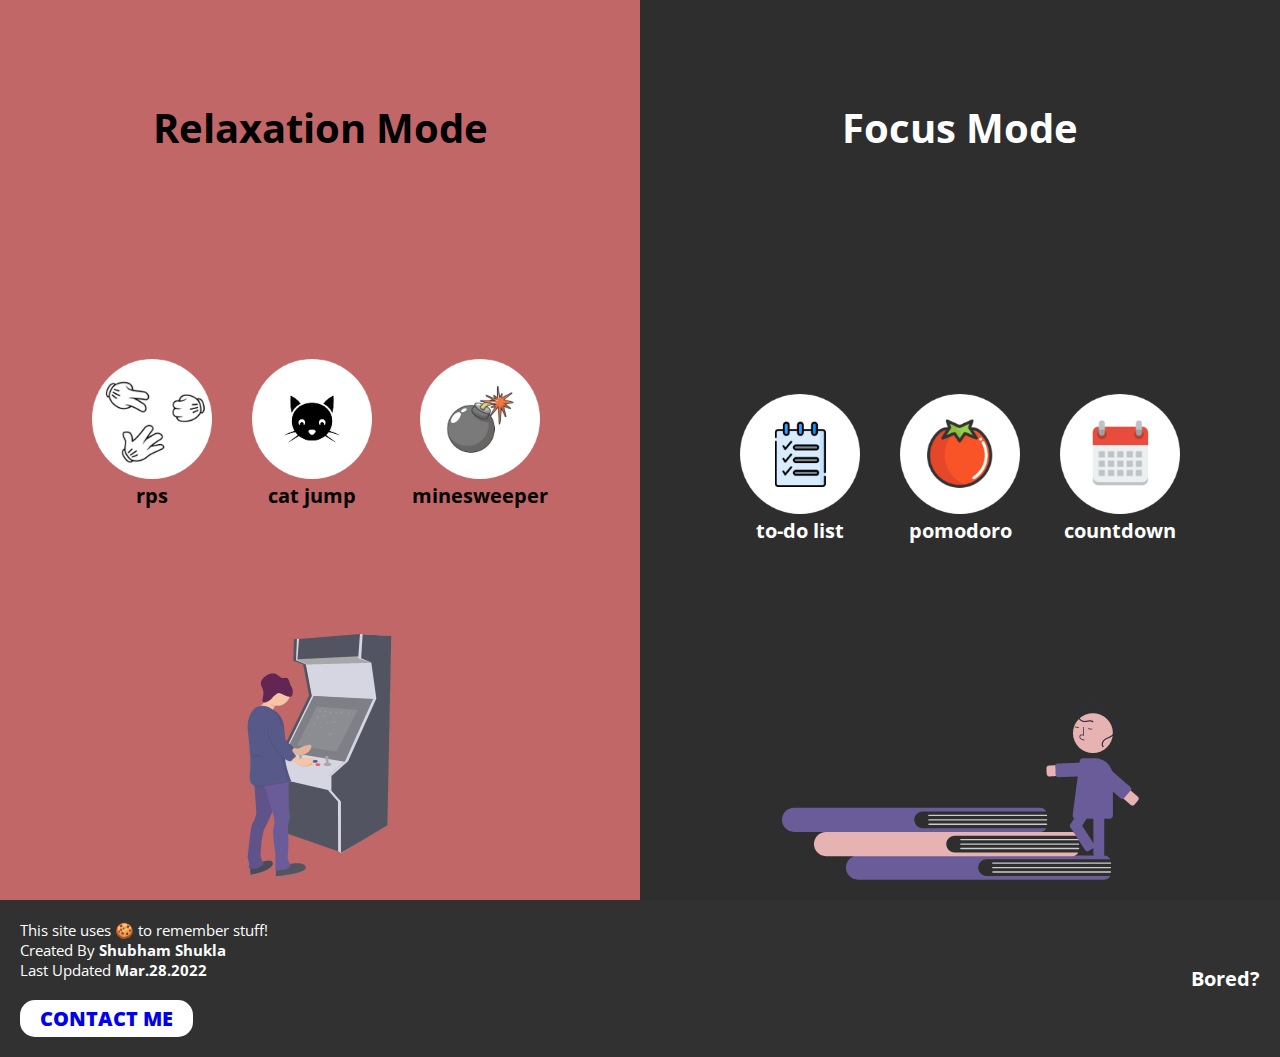
<file: index.html>
<!DOCTYPE html>
<html lang="en">
  <head>
    <meta charset="UTF-8" />
    <meta http-equiv="X-UA-Compatible" content="IE=edge" />
    <meta name="viewport" content="width=device-width, initial-scale=1.0" />
    <title>Make This Your Home</title>
    <link rel="icon" href="/images/spider.ico" />
    <!-- Font-Awesome Used for icons -->
    <link
      rel="stylesheet"
      href="https://cdnjs.cloudflare.com/ajax/libs/font-awesome/5.5.0/css/all.min.css"
      integrity="sha512-QfDd74mlg8afgSqm3Vq2Q65e9b3xMhJB4GZ9OcHDVy1hZ6pqBJPWWnMsKDXM7NINoKqJANNGBuVRIpIJ5dogfA=="
      crossorigin="anonymous"
      referrerpolicy="no-referrer"
    />
    <!-- Open Sans Font -->
    <link rel="preconnect" href="https://fonts.googleapis.com" />
    <link rel="preconnect" href="https://fonts.gstatic.com" crossorigin />
    <link
      href="https://fonts.googleapis.com/css2?family=Open+Sans:wght@400;500;700&display=swap"
      rel="stylesheet"
    />
    <link
      rel="stylesheet"
      href="./jQuery/jquery-ui-1.13.1.custom/jquery-ui-1.13.1.custom/jquery-ui.css"
    />
    <link rel="stylesheet" href="./styles.css" />
  </head>
  <body>
    <main>
      <!-- Section to seperate screen vertically later using CSS, left side-->
      <section class="left-right">
        <!-- Home Section for Relax Mode
                Contains the three app buttons as links -->
        <section class="home relax">
          <h2>Relaxation Mode</h2>
          <div class="app-icons-line">
            <div class="app-button">
              <a href="#rps" class="white-circle">
                <img
                  src="./images/finals/rps.png"
                  alt="Rock Paper Scissors Icon"
                />
              </a>
              <h3>rps</h3>
            </div>
            <div class="app-button">
              <a href="#cat-jump" class="white-circle">
                <img src="./images/finals/cat.png" alt="Cat Jump Icon" />
              </a>
              <h3>cat jump</h3>
            </div>
            <div class="app-button">
              <a href="#mine" class="white-circle">
                <img src="./images/finals/mine.png" alt="Minesweeper Icon" />
              </a>
              <h3>minesweeper</h3>
            </div>
          </div>
          <img
            src="./images/undraw_old_day_-6-x25.png"
            alt="man playing on arcade game"
          />
        </section>

        <!-- rock paper scissors -->
        <section class="app" id="rps">
          <h2>rock paper scissors</h2>
          <details class="info">
            <summary><i class="fas fa-info-circle"></i></summary>
            <p>
              Get ready for a vicious battle of rock paper scissors with your
              pc!
              <br />
              Simply pick your hand, Rock, Paper or Scissors and you'll what the
              mighty PC has picked. <br />
              If you're not aware of what tramps what, refer to the table below!
              <br />
            </p>
            <table>
              <tr>
                <th>Player 1</th>
                <th>PC Player</th>
                <th>Winner</th>
              </tr>
              <tr>
                <td>Rock</td>
                <td>Paper</td>
                <td>Paper</td>
              </tr>
              <tr>
                <td>Paper</td>
                <td>Scissors</td>
                <td>Scissors</td>
              </tr>
              <tr>
                <td>Scissors</td>
                <td>Rock</td>
                <td>Rock</td>
              </tr>
            </table>
            <p>
              If both of you play the same hand, it's a tie! Now go ahead and
              start playing!
            </p>
          </details>
          <div class="scoreboard">
            <div class="score">
              <h3>PC</h3>
              <h2 id="pc-score">0</h2>
            </div>
            <div class="score">
              <h3>YOU</h3>
              <h2 id="you-score">0</h2>
            </div>
          </div>
          <div class="rps-play-area" id="rock">
            <div class="app-button-box">
              <button type="button" class="hand" value="rock">
                <i class="fas fa-hand-rock"></i>
              </button>
              <p>rock</p>
            </div>
            <div class="app-button-box" id="paper">
              <button type="button" class="hand" value="paper">
                <i class="fas fa-hand-paper"></i>
              </button>
              <p>paper</p>
            </div>
            <div class="app-button-box">
              <button type="button" class="hand" value="scissors">
                <i class="fas fa-hand-scissors"></i>
              </button>
              <p>scissors</p>
            </div>
          </div>
          <div class="rps-stats">
            <p>PC PLAYED: <span id="pc-played">R/P/S</span></p>
            <p>YOU PLAYED: <span id="you-played">R/P/S</span></p>
            <h2>🏆<br /><span id="winner-text">MAKE YOUR MOVE</span></h2>
            <button class="default-button" id="rps-reset">RESET</button>
          </div>
        </section>

        <!-- cat jump -->
        <section class="app" id="cat-jump">
          <div class="coming-soon">Coming soon...</div>
          <h2>cat jump</h2>
          <details class="info">
            <summary><i class="fas fa-info-circle"></i></summary>
            <p>
              WATCH OUT! Don't trip over those trash cans! <br />
              You don't want your cat coming home smelling gross. <br />
              Let's see how far you can get along by pressing space to jump and
              set a new personal best! Press <strong>SPACEBAR</strong> to start!
            </p>
          </details>
          <div class="scoreboard">
            <div class="score" id="cat-score">
              <h3>HIGHSCORE</h3>
              <h2>0</h2>
            </div>
          </div>
          <div class="cat-play-area">
            <i class="fas fa-cat" id="cat"></i>
            <i class="fas fa-trash"></i>
            <i class="fas fa-trash"></i>
            <i class="fas fa-trash"></i>
            <hr />
          </div>
          <div class="cat-stats">
            <p>SCORE: <span id="current-cat-score">0</span></p>
            <button class="default-button" id="cat-play">PLAY</button>
          </div>
        </section>

        <!-- minesweeper -->
        <section class="app" id="mine">
          <h2>minesweeper</h2>
          <details class="info">
            <summary><i class="fas fa-info-circle"></i></summary>
            <p>
              Click away on the boxes, but step carefully, you might run into a
              💣! <br />
              LEFT CLICK to reveal whats underneath. <br />
              RIGHT CLICK to put a flag where you think the bombs are.
            </p>
          </details>
          <div class="scoreboard">
            <div class="score">
              <h3>HIGHSCORE</h3>
              <h2 id="mine-score">0</h2>
            </div>
          </div>
          <div class="mine-play-area">
            <div id="gameover">
              <h3>Game Over! 💣💀</h3>
            </div>
            <div id="won">
              <h3>You Won! 🏆😊</h3>
            </div>
            <table id="grid"></table>
          </div>

          <div class="mine-stats">
            <p>SCORE: <span id="current-mine-score">0</span></p>
            <button
              class="default-button"
              id="mine-play"
              onclick="generateGrid();"
            >
              RESET GRID
            </button>
          </div>
        </section>
      </section>

      <!-- Section to seperate screen vertically later using CSS, right side-->
      <section class="left-right">
        <!-- Home Section for Focus Mode
                Contains the three app buttons as links -->
        <section class="home focus">
          <h2>Focus Mode</h2>
          <div class="app-icons-line">
            <div class="app-button">
              <a href="#todo" class="white-circle">
                <img src="./images/finals/list.png" alt="todo list Icon" />
              </a>
              <h3>to-do list</h3>
            </div>
            <div class="app-button">
              <a href="#pomodoro" class="white-circle">
                <img src="./images/finals/tomato.png" alt="Pomodoro Icon" />
              </a>
              <h3>pomodoro</h3>
            </div>
            <div class="app-button">
              <a href="#countdown" class="white-circle">
                <img src="./images/finals/cal.png" alt="Countdown Icon" />
              </a>
              <h3>countdown</h3>
            </div>
          </div>
          <img
            src="./images/undraw_road_to_knowledge_m8s0.png"
            alt="man climbing books"
          />
        </section>

        <!-- todo list -->
        <section class="app" id="todo">
          <h2>to-do list</h2>
          <details class="info">
            <summary><i class="fas fa-info-circle"></i></summary>
            <p>
              Let's get things sorted! List all the tasks you need to do and
              cross them off as you finish them! <br />
            </p>
          </details>
          <div class="todo-container">
            <form>
              <input type="text" class="todo-input" required />
              <button class="todo-button" type="submit">+</button>
              <div class="select">
                <select name="todos" class="filter-todo">
                  <option value="all">All Tasks</option>
                  <option value="completed">Completed</option>
                  <option value="uncompleted">Uncompleted</option>
                </select>
              </div>
            </form>
            <ul class="todo-list"></ul>
          </div>
        </section>

        <!-- pomodoro timer -->
        <section class="app" id="pomodoro">
          <h2>pomodoro</h2>
          <details class="info">
            <summary><i class="fas fa-info-circle"></i></summary>
            <p>
              A pomodoro timer is used to do work and take breaks in a way that
              helps keep you motivated.<br />
              The most common interval is 25 minutes of work followed by a 5
              minute break. <br />
              Afer completing 4 sessions of work, you take a 25 minute break and
              then repeat the whole process. <br />
              Feel free to change the intervals using the settings button below.
              Let's get working!
            </p>
          </details>
          <div class="pom-timer-block">
            <h2 class="timer" id="pom-timer">25:00</h2>
          </div>
          <div class="pom-stats">
            <button class="default-button" id="pom-start">START</button>
            <table>
              <tr>
                <td>FOCUS PERIOD</td>
                <td id="focus-period-display">25 min</td>
              </tr>
              <tr>
                <td>SHORT BREAK</td>
                <td id="short-break-display">05 min</td>
              </tr>
              <tr>
                <td>LONG BREAK</td>
                <td id="long-break-display">25 min</td>
              </tr>
              <tr>
                <td>SESSION</td>
                <td id="session-display">1/4</td>
              </tr>
            </table>
            <button class="gear" id="pomodoro-settings-button">
              <i class="fas fa-cog"></i>
            </button>
          </div>
          <div class="settings">
            <form class="pomodoro-form">
              <label for="focus-period">Focus Period: </label>
              <input
                class="pomodoro-values"
                type="number"
                name="focus-period"
                step="5"
                min="5"
                max="60"
                value="25"
                placeholder="select value"
              />
              <label for="short-break">Short Break: </label>
              <input
                class="pomodoro-values"
                type="number"
                name="short-break"
                step="5"
                min="5"
                max="15"
                value="5"
                placeholder="select value"
              />
              <label for="long-break">Long Break: </label>
              <input
                class="pomodoro-values"
                type="number"
                name="long-break"
                step="5"
                min="5"
                max="60"
                value="30"
                placeholder="select value"
              />
              <button class="default-button" type="submit" id="update-timer">
                Update Timer
              </button>
              <button class="default-button" id="reset-session" type="button">
                Reset Session
              </button>
              <button
                class="default-button"
                id="close-pomodoro-settings"
                type="button"
              >
                X
              </button>
            </form>
          </div>
        </section>

        <!-- countdown -->
        <section class="app" id="countdown">
          <h2>date coutdown</h2>
          <details class="info">
            <summary><i class="fas fa-info-circle"></i></summary>
            <p>
              Looking forward to a moment? Let's coutdown to it together! <br />
              Change of mind? Just click the settings icon and set a new date!
            </p>
          </details>
          <p><strong>countdown to...</strong></p>
          <h2 id="countdown-to">new years</h2>
          <div class="coutdown-timer-block">
            <h2 class="timer" id="date-timer">-- -- -- --</h2>
            <h3>DAYS HOURS MINS SECS</h3>
          </div>
          <h2 id="date">Sun Jan 1 2023</h2>
          <button class="gear" id="countdown-settings-button">
            <i class="fas fa-cog"></i>
          </button>
          <div class="settings" id="countdown-settings-menu">
            <form id="countdown-form" autocomplete="off">
              <label for="countdown-name">Countdown Name</label>
              <input
                name="countdown-name"
                placeholder="event name..."
                class="countdown-values"
              />
              <label for="date">Date</label>
              <input
                name="date"
                placeholder="countdown to..."
                id="date-picker"
                class="countdown-values"
                required
              />
              <button
                class="default-button"
                type="submit"
                id="update-countdown"
              >
                Update Countdown
              </button>
              <button
                class="default-button"
                id="close-countdown-settings"
                type="button"
              >
                X
              </button>
            </form>
          </div>
        </section>
      </section>
    </main>
    <footer>
      <div class="footer-details">
        <p>This site uses 🍪 to remember stuff!</p>
        <p>Created By <strong>Shubham Shukla</strong></p>
        <p>Last Updated <strong>Mar.28.2022</strong></p>
        <a href="./contact-me.html" class="default-button"
          ><i class="fas fa-user"></i> CONTACT ME</a
        >
      </div>
      <h3>Bored?<br /><span id="activity"></span></h3>
    </footer>
    <script src="./script/main.js" type="text/javascript"></script>
    <script src="./jQuery/jquery-3.6.0.min.js"></script>
    <script src="./jQuery/jquery-ui-1.13.1.custom/jquery-ui-1.13.1.custom/jquery-ui.js"></script>
    <script src="./jQuery/jquery.js"></script>
    <script src="./script/api.js"></script>
  </body>
</html>
</file>
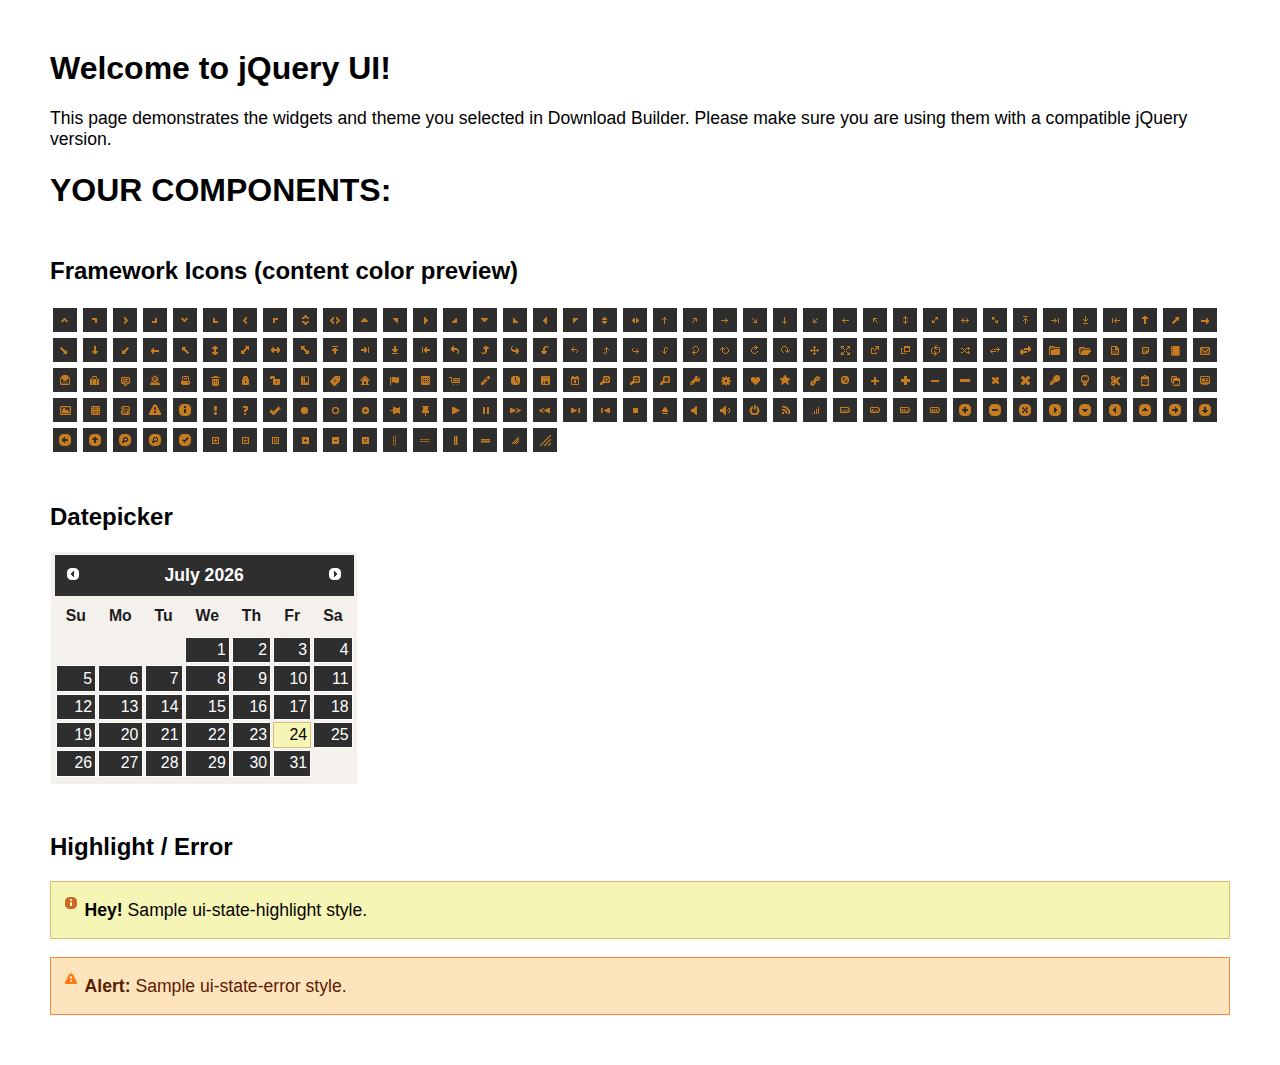
<file: jQuery/jquery-ui-1.13.1.custom/jquery-ui-1.13.1.custom/index.html>
<!doctype html>
<html lang="us">
<head>
	<meta charset="utf-8">
	<title>jQuery UI Example Page</title>
	<link href="jquery-ui.css" rel="stylesheet">
	<style>
	body{
		font-family: "Trebuchet MS", sans-serif;
		margin: 50px;
	}
	.demoHeaders {
		margin-top: 2em;
	}
	#dialog-link {
		padding: .4em 1em .4em 20px;
		text-decoration: none;
		position: relative;
	}
	#dialog-link span.ui-icon {
		margin: 0 5px 0 0;
		position: absolute;
		left: .2em;
		top: 50%;
		margin-top: -8px;
	}
	#icons {
		margin: 0;
		padding: 0;
	}
	#icons li {
		margin: 2px;
		position: relative;
		padding: 4px 0;
		cursor: pointer;
		float: left;
		list-style: none;
	}
	#icons span.ui-icon {
		float: left;
		margin: 0 4px;
	}
	.fakewindowcontain .ui-widget-overlay {
		position: absolute;
	}
	select {
		width: 200px;
	}
	</style>
</head>
<body>

<h1>Welcome to jQuery UI!</h1>

<div class="ui-widget">
	<p>This page demonstrates the widgets and theme you selected in Download Builder. Please make sure you are using them with a compatible jQuery version.</p>
</div>

<h1>YOUR COMPONENTS:</h1>









<h2 class="demoHeaders">Framework Icons (content color preview)</h2>
<ul id="icons" class="ui-widget ui-helper-clearfix">
	<li class="ui-state-default ui-corner-all" title=".ui-icon-caret-1-n"><span class="ui-icon ui-icon-caret-1-n"></span></li>
	<li class="ui-state-default ui-corner-all" title=".ui-icon-caret-1-ne"><span class="ui-icon ui-icon-caret-1-ne"></span></li>
	<li class="ui-state-default ui-corner-all" title=".ui-icon-caret-1-e"><span class="ui-icon ui-icon-caret-1-e"></span></li>
	<li class="ui-state-default ui-corner-all" title=".ui-icon-caret-1-se"><span class="ui-icon ui-icon-caret-1-se"></span></li>
	<li class="ui-state-default ui-corner-all" title=".ui-icon-caret-1-s"><span class="ui-icon ui-icon-caret-1-s"></span></li>
	<li class="ui-state-default ui-corner-all" title=".ui-icon-caret-1-sw"><span class="ui-icon ui-icon-caret-1-sw"></span></li>
	<li class="ui-state-default ui-corner-all" title=".ui-icon-caret-1-w"><span class="ui-icon ui-icon-caret-1-w"></span></li>
	<li class="ui-state-default ui-corner-all" title=".ui-icon-caret-1-nw"><span class="ui-icon ui-icon-caret-1-nw"></span></li>
	<li class="ui-state-default ui-corner-all" title=".ui-icon-caret-2-n-s"><span class="ui-icon ui-icon-caret-2-n-s"></span></li>
	<li class="ui-state-default ui-corner-all" title=".ui-icon-caret-2-e-w"><span class="ui-icon ui-icon-caret-2-e-w"></span></li>
	<li class="ui-state-default ui-corner-all" title=".ui-icon-triangle-1-n"><span class="ui-icon ui-icon-triangle-1-n"></span></li>
	<li class="ui-state-default ui-corner-all" title=".ui-icon-triangle-1-ne"><span class="ui-icon ui-icon-triangle-1-ne"></span></li>
	<li class="ui-state-default ui-corner-all" title=".ui-icon-triangle-1-e"><span class="ui-icon ui-icon-triangle-1-e"></span></li>
	<li class="ui-state-default ui-corner-all" title=".ui-icon-triangle-1-se"><span class="ui-icon ui-icon-triangle-1-se"></span></li>
	<li class="ui-state-default ui-corner-all" title=".ui-icon-triangle-1-s"><span class="ui-icon ui-icon-triangle-1-s"></span></li>
	<li class="ui-state-default ui-corner-all" title=".ui-icon-triangle-1-sw"><span class="ui-icon ui-icon-triangle-1-sw"></span></li>
	<li class="ui-state-default ui-corner-all" title=".ui-icon-triangle-1-w"><span class="ui-icon ui-icon-triangle-1-w"></span></li>
	<li class="ui-state-default ui-corner-all" title=".ui-icon-triangle-1-nw"><span class="ui-icon ui-icon-triangle-1-nw"></span></li>
	<li class="ui-state-default ui-corner-all" title=".ui-icon-triangle-2-n-s"><span class="ui-icon ui-icon-triangle-2-n-s"></span></li>
	<li class="ui-state-default ui-corner-all" title=".ui-icon-triangle-2-e-w"><span class="ui-icon ui-icon-triangle-2-e-w"></span></li>
	<li class="ui-state-default ui-corner-all" title=".ui-icon-arrow-1-n"><span class="ui-icon ui-icon-arrow-1-n"></span></li>
	<li class="ui-state-default ui-corner-all" title=".ui-icon-arrow-1-ne"><span class="ui-icon ui-icon-arrow-1-ne"></span></li>
	<li class="ui-state-default ui-corner-all" title=".ui-icon-arrow-1-e"><span class="ui-icon ui-icon-arrow-1-e"></span></li>
	<li class="ui-state-default ui-corner-all" title=".ui-icon-arrow-1-se"><span class="ui-icon ui-icon-arrow-1-se"></span></li>
	<li class="ui-state-default ui-corner-all" title=".ui-icon-arrow-1-s"><span class="ui-icon ui-icon-arrow-1-s"></span></li>
	<li class="ui-state-default ui-corner-all" title=".ui-icon-arrow-1-sw"><span class="ui-icon ui-icon-arrow-1-sw"></span></li>
	<li class="ui-state-default ui-corner-all" title=".ui-icon-arrow-1-w"><span class="ui-icon ui-icon-arrow-1-w"></span></li>
	<li class="ui-state-default ui-corner-all" title=".ui-icon-arrow-1-nw"><span class="ui-icon ui-icon-arrow-1-nw"></span></li>
	<li class="ui-state-default ui-corner-all" title=".ui-icon-arrow-2-n-s"><span class="ui-icon ui-icon-arrow-2-n-s"></span></li>
	<li class="ui-state-default ui-corner-all" title=".ui-icon-arrow-2-ne-sw"><span class="ui-icon ui-icon-arrow-2-ne-sw"></span></li>
	<li class="ui-state-default ui-corner-all" title=".ui-icon-arrow-2-e-w"><span class="ui-icon ui-icon-arrow-2-e-w"></span></li>
	<li class="ui-state-default ui-corner-all" title=".ui-icon-arrow-2-se-nw"><span class="ui-icon ui-icon-arrow-2-se-nw"></span></li>
	<li class="ui-state-default ui-corner-all" title=".ui-icon-arrowstop-1-n"><span class="ui-icon ui-icon-arrowstop-1-n"></span></li>
	<li class="ui-state-default ui-corner-all" title=".ui-icon-arrowstop-1-e"><span class="ui-icon ui-icon-arrowstop-1-e"></span></li>
	<li class="ui-state-default ui-corner-all" title=".ui-icon-arrowstop-1-s"><span class="ui-icon ui-icon-arrowstop-1-s"></span></li>
	<li class="ui-state-default ui-corner-all" title=".ui-icon-arrowstop-1-w"><span class="ui-icon ui-icon-arrowstop-1-w"></span></li>
	<li class="ui-state-default ui-corner-all" title=".ui-icon-arrowthick-1-n"><span class="ui-icon ui-icon-arrowthick-1-n"></span></li>
	<li class="ui-state-default ui-corner-all" title=".ui-icon-arrowthick-1-ne"><span class="ui-icon ui-icon-arrowthick-1-ne"></span></li>
	<li class="ui-state-default ui-corner-all" title=".ui-icon-arrowthick-1-e"><span class="ui-icon ui-icon-arrowthick-1-e"></span></li>
	<li class="ui-state-default ui-corner-all" title=".ui-icon-arrowthick-1-se"><span class="ui-icon ui-icon-arrowthick-1-se"></span></li>
	<li class="ui-state-default ui-corner-all" title=".ui-icon-arrowthick-1-s"><span class="ui-icon ui-icon-arrowthick-1-s"></span></li>
	<li class="ui-state-default ui-corner-all" title=".ui-icon-arrowthick-1-sw"><span class="ui-icon ui-icon-arrowthick-1-sw"></span></li>
	<li class="ui-state-default ui-corner-all" title=".ui-icon-arrowthick-1-w"><span class="ui-icon ui-icon-arrowthick-1-w"></span></li>
	<li class="ui-state-default ui-corner-all" title=".ui-icon-arrowthick-1-nw"><span class="ui-icon ui-icon-arrowthick-1-nw"></span></li>
	<li class="ui-state-default ui-corner-all" title=".ui-icon-arrowthick-2-n-s"><span class="ui-icon ui-icon-arrowthick-2-n-s"></span></li>
	<li class="ui-state-default ui-corner-all" title=".ui-icon-arrowthick-2-ne-sw"><span class="ui-icon ui-icon-arrowthick-2-ne-sw"></span></li>
	<li class="ui-state-default ui-corner-all" title=".ui-icon-arrowthick-2-e-w"><span class="ui-icon ui-icon-arrowthick-2-e-w"></span></li>
	<li class="ui-state-default ui-corner-all" title=".ui-icon-arrowthick-2-se-nw"><span class="ui-icon ui-icon-arrowthick-2-se-nw"></span></li>
	<li class="ui-state-default ui-corner-all" title=".ui-icon-arrowthickstop-1-n"><span class="ui-icon ui-icon-arrowthickstop-1-n"></span></li>
	<li class="ui-state-default ui-corner-all" title=".ui-icon-arrowthickstop-1-e"><span class="ui-icon ui-icon-arrowthickstop-1-e"></span></li>
	<li class="ui-state-default ui-corner-all" title=".ui-icon-arrowthickstop-1-s"><span class="ui-icon ui-icon-arrowthickstop-1-s"></span></li>
	<li class="ui-state-default ui-corner-all" title=".ui-icon-arrowthickstop-1-w"><span class="ui-icon ui-icon-arrowthickstop-1-w"></span></li>
	<li class="ui-state-default ui-corner-all" title=".ui-icon-arrowreturnthick-1-w"><span class="ui-icon ui-icon-arrowreturnthick-1-w"></span></li>
	<li class="ui-state-default ui-corner-all" title=".ui-icon-arrowreturnthick-1-n"><span class="ui-icon ui-icon-arrowreturnthick-1-n"></span></li>
	<li class="ui-state-default ui-corner-all" title=".ui-icon-arrowreturnthick-1-e"><span class="ui-icon ui-icon-arrowreturnthick-1-e"></span></li>
	<li class="ui-state-default ui-corner-all" title=".ui-icon-arrowreturnthick-1-s"><span class="ui-icon ui-icon-arrowreturnthick-1-s"></span></li>
	<li class="ui-state-default ui-corner-all" title=".ui-icon-arrowreturn-1-w"><span class="ui-icon ui-icon-arrowreturn-1-w"></span></li>
	<li class="ui-state-default ui-corner-all" title=".ui-icon-arrowreturn-1-n"><span class="ui-icon ui-icon-arrowreturn-1-n"></span></li>
	<li class="ui-state-default ui-corner-all" title=".ui-icon-arrowreturn-1-e"><span class="ui-icon ui-icon-arrowreturn-1-e"></span></li>
	<li class="ui-state-default ui-corner-all" title=".ui-icon-arrowreturn-1-s"><span class="ui-icon ui-icon-arrowreturn-1-s"></span></li>
	<li class="ui-state-default ui-corner-all" title=".ui-icon-arrowrefresh-1-w"><span class="ui-icon ui-icon-arrowrefresh-1-w"></span></li>
	<li class="ui-state-default ui-corner-all" title=".ui-icon-arrowrefresh-1-n"><span class="ui-icon ui-icon-arrowrefresh-1-n"></span></li>
	<li class="ui-state-default ui-corner-all" title=".ui-icon-arrowrefresh-1-e"><span class="ui-icon ui-icon-arrowrefresh-1-e"></span></li>
	<li class="ui-state-default ui-corner-all" title=".ui-icon-arrowrefresh-1-s"><span class="ui-icon ui-icon-arrowrefresh-1-s"></span></li>
	<li class="ui-state-default ui-corner-all" title=".ui-icon-arrow-4"><span class="ui-icon ui-icon-arrow-4"></span></li>
	<li class="ui-state-default ui-corner-all" title=".ui-icon-arrow-4-diag"><span class="ui-icon ui-icon-arrow-4-diag"></span></li>
	<li class="ui-state-default ui-corner-all" title=".ui-icon-extlink"><span class="ui-icon ui-icon-extlink"></span></li>
	<li class="ui-state-default ui-corner-all" title=".ui-icon-newwin"><span class="ui-icon ui-icon-newwin"></span></li>
	<li class="ui-state-default ui-corner-all" title=".ui-icon-refresh"><span class="ui-icon ui-icon-refresh"></span></li>
	<li class="ui-state-default ui-corner-all" title=".ui-icon-shuffle"><span class="ui-icon ui-icon-shuffle"></span></li>
	<li class="ui-state-default ui-corner-all" title=".ui-icon-transfer-e-w"><span class="ui-icon ui-icon-transfer-e-w"></span></li>
	<li class="ui-state-default ui-corner-all" title=".ui-icon-transferthick-e-w"><span class="ui-icon ui-icon-transferthick-e-w"></span></li>
	<li class="ui-state-default ui-corner-all" title=".ui-icon-folder-collapsed"><span class="ui-icon ui-icon-folder-collapsed"></span></li>
	<li class="ui-state-default ui-corner-all" title=".ui-icon-folder-open"><span class="ui-icon ui-icon-folder-open"></span></li>
	<li class="ui-state-default ui-corner-all" title=".ui-icon-document"><span class="ui-icon ui-icon-document"></span></li>
	<li class="ui-state-default ui-corner-all" title=".ui-icon-document-b"><span class="ui-icon ui-icon-document-b"></span></li>
	<li class="ui-state-default ui-corner-all" title=".ui-icon-note"><span class="ui-icon ui-icon-note"></span></li>
	<li class="ui-state-default ui-corner-all" title=".ui-icon-mail-closed"><span class="ui-icon ui-icon-mail-closed"></span></li>
	<li class="ui-state-default ui-corner-all" title=".ui-icon-mail-open"><span class="ui-icon ui-icon-mail-open"></span></li>
	<li class="ui-state-default ui-corner-all" title=".ui-icon-suitcase"><span class="ui-icon ui-icon-suitcase"></span></li>
	<li class="ui-state-default ui-corner-all" title=".ui-icon-comment"><span class="ui-icon ui-icon-comment"></span></li>
	<li class="ui-state-default ui-corner-all" title=".ui-icon-person"><span class="ui-icon ui-icon-person"></span></li>
	<li class="ui-state-default ui-corner-all" title=".ui-icon-print"><span class="ui-icon ui-icon-print"></span></li>
	<li class="ui-state-default ui-corner-all" title=".ui-icon-trash"><span class="ui-icon ui-icon-trash"></span></li>
	<li class="ui-state-default ui-corner-all" title=".ui-icon-locked"><span class="ui-icon ui-icon-locked"></span></li>
	<li class="ui-state-default ui-corner-all" title=".ui-icon-unlocked"><span class="ui-icon ui-icon-unlocked"></span></li>
	<li class="ui-state-default ui-corner-all" title=".ui-icon-bookmark"><span class="ui-icon ui-icon-bookmark"></span></li>
	<li class="ui-state-default ui-corner-all" title=".ui-icon-tag"><span class="ui-icon ui-icon-tag"></span></li>
	<li class="ui-state-default ui-corner-all" title=".ui-icon-home"><span class="ui-icon ui-icon-home"></span></li>
	<li class="ui-state-default ui-corner-all" title=".ui-icon-flag"><span class="ui-icon ui-icon-flag"></span></li>
	<li class="ui-state-default ui-corner-all" title=".ui-icon-calculator"><span class="ui-icon ui-icon-calculator"></span></li>
	<li class="ui-state-default ui-corner-all" title=".ui-icon-cart"><span class="ui-icon ui-icon-cart"></span></li>
	<li class="ui-state-default ui-corner-all" title=".ui-icon-pencil"><span class="ui-icon ui-icon-pencil"></span></li>
	<li class="ui-state-default ui-corner-all" title=".ui-icon-clock"><span class="ui-icon ui-icon-clock"></span></li>
	<li class="ui-state-default ui-corner-all" title=".ui-icon-disk"><span class="ui-icon ui-icon-disk"></span></li>
	<li class="ui-state-default ui-corner-all" title=".ui-icon-calendar"><span class="ui-icon ui-icon-calendar"></span></li>
	<li class="ui-state-default ui-corner-all" title=".ui-icon-zoomin"><span class="ui-icon ui-icon-zoomin"></span></li>
	<li class="ui-state-default ui-corner-all" title=".ui-icon-zoomout"><span class="ui-icon ui-icon-zoomout"></span></li>
	<li class="ui-state-default ui-corner-all" title=".ui-icon-search"><span class="ui-icon ui-icon-search"></span></li>
	<li class="ui-state-default ui-corner-all" title=".ui-icon-wrench"><span class="ui-icon ui-icon-wrench"></span></li>
	<li class="ui-state-default ui-corner-all" title=".ui-icon-gear"><span class="ui-icon ui-icon-gear"></span></li>
	<li class="ui-state-default ui-corner-all" title=".ui-icon-heart"><span class="ui-icon ui-icon-heart"></span></li>
	<li class="ui-state-default ui-corner-all" title=".ui-icon-star"><span class="ui-icon ui-icon-star"></span></li>
	<li class="ui-state-default ui-corner-all" title=".ui-icon-link"><span class="ui-icon ui-icon-link"></span></li>
	<li class="ui-state-default ui-corner-all" title=".ui-icon-cancel"><span class="ui-icon ui-icon-cancel"></span></li>
	<li class="ui-state-default ui-corner-all" title=".ui-icon-plus"><span class="ui-icon ui-icon-plus"></span></li>
	<li class="ui-state-default ui-corner-all" title=".ui-icon-plusthick"><span class="ui-icon ui-icon-plusthick"></span></li>
	<li class="ui-state-default ui-corner-all" title=".ui-icon-minus"><span class="ui-icon ui-icon-minus"></span></li>
	<li class="ui-state-default ui-corner-all" title=".ui-icon-minusthick"><span class="ui-icon ui-icon-minusthick"></span></li>
	<li class="ui-state-default ui-corner-all" title=".ui-icon-close"><span class="ui-icon ui-icon-close"></span></li>
	<li class="ui-state-default ui-corner-all" title=".ui-icon-closethick"><span class="ui-icon ui-icon-closethick"></span></li>
	<li class="ui-state-default ui-corner-all" title=".ui-icon-key"><span class="ui-icon ui-icon-key"></span></li>
	<li class="ui-state-default ui-corner-all" title=".ui-icon-lightbulb"><span class="ui-icon ui-icon-lightbulb"></span></li>
	<li class="ui-state-default ui-corner-all" title=".ui-icon-scissors"><span class="ui-icon ui-icon-scissors"></span></li>
	<li class="ui-state-default ui-corner-all" title=".ui-icon-clipboard"><span class="ui-icon ui-icon-clipboard"></span></li>
	<li class="ui-state-default ui-corner-all" title=".ui-icon-copy"><span class="ui-icon ui-icon-copy"></span></li>
	<li class="ui-state-default ui-corner-all" title=".ui-icon-contact"><span class="ui-icon ui-icon-contact"></span></li>
	<li class="ui-state-default ui-corner-all" title=".ui-icon-image"><span class="ui-icon ui-icon-image"></span></li>
	<li class="ui-state-default ui-corner-all" title=".ui-icon-video"><span class="ui-icon ui-icon-video"></span></li>
	<li class="ui-state-default ui-corner-all" title=".ui-icon-script"><span class="ui-icon ui-icon-script"></span></li>
	<li class="ui-state-default ui-corner-all" title=".ui-icon-alert"><span class="ui-icon ui-icon-alert"></span></li>
	<li class="ui-state-default ui-corner-all" title=".ui-icon-info"><span class="ui-icon ui-icon-info"></span></li>
	<li class="ui-state-default ui-corner-all" title=".ui-icon-notice"><span class="ui-icon ui-icon-notice"></span></li>
	<li class="ui-state-default ui-corner-all" title=".ui-icon-help"><span class="ui-icon ui-icon-help"></span></li>
	<li class="ui-state-default ui-corner-all" title=".ui-icon-check"><span class="ui-icon ui-icon-check"></span></li>
	<li class="ui-state-default ui-corner-all" title=".ui-icon-bullet"><span class="ui-icon ui-icon-bullet"></span></li>
	<li class="ui-state-default ui-corner-all" title=".ui-icon-radio-off"><span class="ui-icon ui-icon-radio-off"></span></li>
	<li class="ui-state-default ui-corner-all" title=".ui-icon-radio-on"><span class="ui-icon ui-icon-radio-on"></span></li>
	<li class="ui-state-default ui-corner-all" title=".ui-icon-pin-w"><span class="ui-icon ui-icon-pin-w"></span></li>
	<li class="ui-state-default ui-corner-all" title=".ui-icon-pin-s"><span class="ui-icon ui-icon-pin-s"></span></li>
	<li class="ui-state-default ui-corner-all" title=".ui-icon-play"><span class="ui-icon ui-icon-play"></span></li>
	<li class="ui-state-default ui-corner-all" title=".ui-icon-pause"><span class="ui-icon ui-icon-pause"></span></li>
	<li class="ui-state-default ui-corner-all" title=".ui-icon-seek-next"><span class="ui-icon ui-icon-seek-next"></span></li>
	<li class="ui-state-default ui-corner-all" title=".ui-icon-seek-prev"><span class="ui-icon ui-icon-seek-prev"></span></li>
	<li class="ui-state-default ui-corner-all" title=".ui-icon-seek-end"><span class="ui-icon ui-icon-seek-end"></span></li>
	<li class="ui-state-default ui-corner-all" title=".ui-icon-seek-first"><span class="ui-icon ui-icon-seek-first"></span></li>
	<li class="ui-state-default ui-corner-all" title=".ui-icon-stop"><span class="ui-icon ui-icon-stop"></span></li>
	<li class="ui-state-default ui-corner-all" title=".ui-icon-eject"><span class="ui-icon ui-icon-eject"></span></li>
	<li class="ui-state-default ui-corner-all" title=".ui-icon-volume-off"><span class="ui-icon ui-icon-volume-off"></span></li>
	<li class="ui-state-default ui-corner-all" title=".ui-icon-volume-on"><span class="ui-icon ui-icon-volume-on"></span></li>
	<li class="ui-state-default ui-corner-all" title=".ui-icon-power"><span class="ui-icon ui-icon-power"></span></li>
	<li class="ui-state-default ui-corner-all" title=".ui-icon-signal-diag"><span class="ui-icon ui-icon-signal-diag"></span></li>
	<li class="ui-state-default ui-corner-all" title=".ui-icon-signal"><span class="ui-icon ui-icon-signal"></span></li>
	<li class="ui-state-default ui-corner-all" title=".ui-icon-battery-0"><span class="ui-icon ui-icon-battery-0"></span></li>
	<li class="ui-state-default ui-corner-all" title=".ui-icon-battery-1"><span class="ui-icon ui-icon-battery-1"></span></li>
	<li class="ui-state-default ui-corner-all" title=".ui-icon-battery-2"><span class="ui-icon ui-icon-battery-2"></span></li>
	<li class="ui-state-default ui-corner-all" title=".ui-icon-battery-3"><span class="ui-icon ui-icon-battery-3"></span></li>
	<li class="ui-state-default ui-corner-all" title=".ui-icon-circle-plus"><span class="ui-icon ui-icon-circle-plus"></span></li>
	<li class="ui-state-default ui-corner-all" title=".ui-icon-circle-minus"><span class="ui-icon ui-icon-circle-minus"></span></li>
	<li class="ui-state-default ui-corner-all" title=".ui-icon-circle-close"><span class="ui-icon ui-icon-circle-close"></span></li>
	<li class="ui-state-default ui-corner-all" title=".ui-icon-circle-triangle-e"><span class="ui-icon ui-icon-circle-triangle-e"></span></li>
	<li class="ui-state-default ui-corner-all" title=".ui-icon-circle-triangle-s"><span class="ui-icon ui-icon-circle-triangle-s"></span></li>
	<li class="ui-state-default ui-corner-all" title=".ui-icon-circle-triangle-w"><span class="ui-icon ui-icon-circle-triangle-w"></span></li>
	<li class="ui-state-default ui-corner-all" title=".ui-icon-circle-triangle-n"><span class="ui-icon ui-icon-circle-triangle-n"></span></li>
	<li class="ui-state-default ui-corner-all" title=".ui-icon-circle-arrow-e"><span class="ui-icon ui-icon-circle-arrow-e"></span></li>
	<li class="ui-state-default ui-corner-all" title=".ui-icon-circle-arrow-s"><span class="ui-icon ui-icon-circle-arrow-s"></span></li>
	<li class="ui-state-default ui-corner-all" title=".ui-icon-circle-arrow-w"><span class="ui-icon ui-icon-circle-arrow-w"></span></li>
	<li class="ui-state-default ui-corner-all" title=".ui-icon-circle-arrow-n"><span class="ui-icon ui-icon-circle-arrow-n"></span></li>
	<li class="ui-state-default ui-corner-all" title=".ui-icon-circle-zoomin"><span class="ui-icon ui-icon-circle-zoomin"></span></li>
	<li class="ui-state-default ui-corner-all" title=".ui-icon-circle-zoomout"><span class="ui-icon ui-icon-circle-zoomout"></span></li>
	<li class="ui-state-default ui-corner-all" title=".ui-icon-circle-check"><span class="ui-icon ui-icon-circle-check"></span></li>
	<li class="ui-state-default ui-corner-all" title=".ui-icon-circlesmall-plus"><span class="ui-icon ui-icon-circlesmall-plus"></span></li>
	<li class="ui-state-default ui-corner-all" title=".ui-icon-circlesmall-minus"><span class="ui-icon ui-icon-circlesmall-minus"></span></li>
	<li class="ui-state-default ui-corner-all" title=".ui-icon-circlesmall-close"><span class="ui-icon ui-icon-circlesmall-close"></span></li>
	<li class="ui-state-default ui-corner-all" title=".ui-icon-squaresmall-plus"><span class="ui-icon ui-icon-squaresmall-plus"></span></li>
	<li class="ui-state-default ui-corner-all" title=".ui-icon-squaresmall-minus"><span class="ui-icon ui-icon-squaresmall-minus"></span></li>
	<li class="ui-state-default ui-corner-all" title=".ui-icon-squaresmall-close"><span class="ui-icon ui-icon-squaresmall-close"></span></li>
	<li class="ui-state-default ui-corner-all" title=".ui-icon-grip-dotted-vertical"><span class="ui-icon ui-icon-grip-dotted-vertical"></span></li>
	<li class="ui-state-default ui-corner-all" title=".ui-icon-grip-dotted-horizontal"><span class="ui-icon ui-icon-grip-dotted-horizontal"></span></li>
	<li class="ui-state-default ui-corner-all" title=".ui-icon-grip-solid-vertical"><span class="ui-icon ui-icon-grip-solid-vertical"></span></li>
	<li class="ui-state-default ui-corner-all" title=".ui-icon-grip-solid-horizontal"><span class="ui-icon ui-icon-grip-solid-horizontal"></span></li>
	<li class="ui-state-default ui-corner-all" title=".ui-icon-gripsmall-diagonal-se"><span class="ui-icon ui-icon-gripsmall-diagonal-se"></span></li>
	<li class="ui-state-default ui-corner-all" title=".ui-icon-grip-diagonal-se"><span class="ui-icon ui-icon-grip-diagonal-se"></span></li>
</ul>


<!-- Datepicker -->
<h2 class="demoHeaders">Datepicker</h2>
<div id="datepicker"></div>






<!-- Highlight / Error -->
<h2 class="demoHeaders">Highlight / Error</h2>
<div class="ui-widget">
	<div class="ui-state-highlight ui-corner-all" style="margin-top: 20px; padding: 0 .7em;">
		<p><span class="ui-icon ui-icon-info" style="float: left; margin-right: .3em;"></span>
		<strong>Hey!</strong> Sample ui-state-highlight style.</p>
	</div>
</div>
<br>
<div class="ui-widget">
	<div class="ui-state-error ui-corner-all" style="padding: 0 .7em;">
		<p><span class="ui-icon ui-icon-alert" style="float: left; margin-right: .3em;"></span>
		<strong>Alert:</strong> Sample ui-state-error style.</p>
	</div>
</div>

<script src="external/jquery/jquery.js"></script>
<script src="jquery-ui.js"></script>
<script>







$( "#datepicker" ).datepicker({
	inline: true
});







// Hover states on the static widgets
$( "#dialog-link, #icons li" ).hover(
	function() {
		$( this ).addClass( "ui-state-hover" );
	},
	function() {
		$( this ).removeClass( "ui-state-hover" );
	}
);
</script>
</body>
</html>
</file>
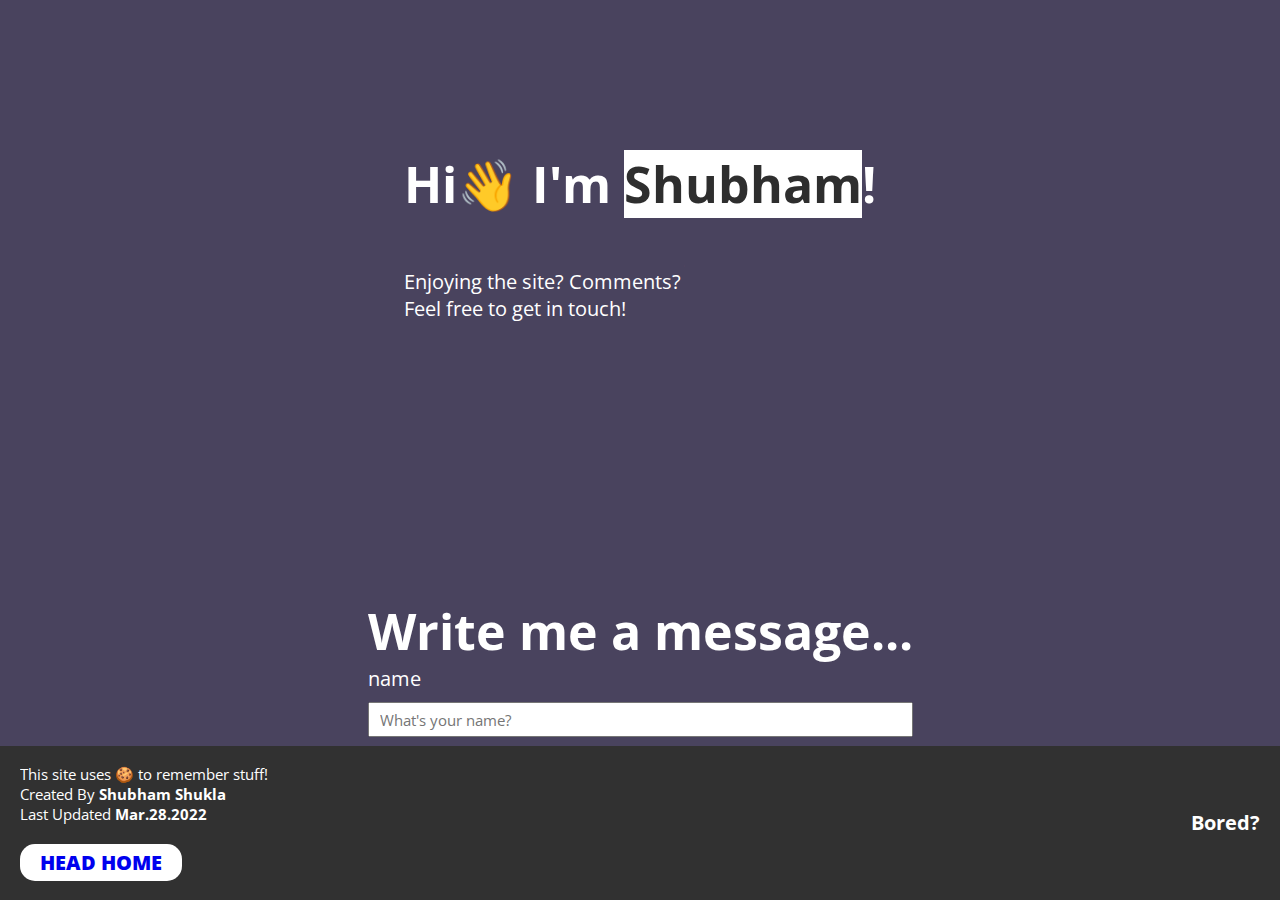
<file: contact-me.html>
<!DOCTYPE html>
<html lang="en">
  <head>
    <meta charset="UTF-8" />
    <meta http-equiv="X-UA-Compatible" content="IE=edge" />
    <meta name="viewport" content="width=device-width, initial-scale=1.0" />
    <title>Contact Me</title>
    <link rel="icon" href="/images/spider.ico" />
    <!-- Font-Awesome Used for icons -->
    <link
      rel="stylesheet"
      href="https://cdnjs.cloudflare.com/ajax/libs/font-awesome/5.5.0/css/all.min.css"
      integrity="sha512-QfDd74mlg8afgSqm3Vq2Q65e9b3xMhJB4GZ9OcHDVy1hZ6pqBJPWWnMsKDXM7NINoKqJANNGBuVRIpIJ5dogfA=="
      crossorigin="anonymous"
      referrerpolicy="no-referrer"
    />
    <!-- Open Sans Font -->
    <link rel="preconnect" href="https://fonts.googleapis.com" />
    <link rel="preconnect" href="https://fonts.gstatic.com" crossorigin />
    <link
      href="https://fonts.googleapis.com/css2?family=Open+Sans:wght@400;500;700&display=swap"
      rel="stylesheet"
    />
    <link rel="stylesheet" href="./styles.css" />
    <!-- Font-Awesome Used for icons -->
    <link
      rel="stylesheet"
      href="https://cdnjs.cloudflare.com/ajax/libs/font-awesome/5.5.0/css/all.min.css"
      integrity="sha512-QfDd74mlg8afgSqm3Vq2Q65e9b3xMhJB4GZ9OcHDVy1hZ6pqBJPWWnMsKDXM7NINoKqJANNGBuVRIpIJ5dogfA=="
      crossorigin="anonymous"
      referrerpolicy="no-referrer"
    />
  </head>
  <body class="contact-body">
    <div class="contact-me">
      <div class="about-me">
        <h1>Hi👋 I'm <span>Shubham</span>!</h1>
        <p>
          Enjoying the site? Comments? <br />
          Feel free to get in touch!
        </p>
        <div class="social-block">
          <a
            href="https://github.com/ishubham326"
            target="_blank"
            class="social"
            ><i class="fab fa-github"></i
          ></a>
          <a
            href="https://www.linkedin.com/in/ishubham326/"
            target="_blank"
            class="social"
            ><i class="fab fa-linkedin-in"></i
          ></a>
          <a href="mailto:ishubham326@gmail.com" target="_blank" class="social"
            ><i class="fas fa-envelope"></i
          ></a>
        </div>
      </div>
      <div class="contact-form">
        <h2>Write me a message...</h2>
        <form action="mailto:ishubham326@gmail.com">
          <label for="name">name</label>
          <input
            type="text"
            name="name"
            id="name"
            placeholder="What's your name?"
            required
          />

          <label for="email">email</label>
          <input
            type="email"
            name="email"
            id="email"
            placeholder="If I need to reply..."
            required
          />

          <label for="msg">message</label>
          <textarea
            name="msg"
            id="msg"
            placeholder="Thoughts? Ideas? Bug spotted? Want me add something? Write anything but sensitive info here."
            required
          ></textarea>

          <button type="submit" class="default-button">
            <i class="fas fa-paper-plane"></i> SEND
          </button>
        </form>
      </div>
    </div>
    <footer>
      <div class="footer-details">
        <p>This site uses 🍪 to remember stuff!</p>
        <p>Created By <strong>Shubham Shukla</strong></p>
        <p>Last Updated <strong>Mar.28.2022</strong></p>
        <a href="./index.html" class="default-button"
          ><i class="fas fa-shoe-prints"></i></i></i> HEAD HOME</a
        >
      </div>
      <h3>Bored?<br /><span id="activity"></span></h3>
    </footer>
    
    <script src="./jQuery/jquery-3.6.0.min.js"></script>
    <script src="./jQuery/jquery-ui-1.13.1.custom/jquery-ui-1.13.1.custom/jquery-ui.js"></script>
    <script src="./jQuery/jquery.js"></script>
    <script src="./script/api.js"></script>
  </body>
</html>
</file>
<file: styles.css>
/***************UNIVERSAL*****************/
* {
  margin: 0;
  padding: 0;
  -webkit-box-sizing: border-box;
          box-sizing: border-box;
  font-family: "Open Sans", sans-serif;
  scrollbar-width: none;
  scroll-behavior: smooth;
  overflow-x: hidden;
}

*::-webkit-scrollbar, *::-webkit-scrollbar-track, *::-webkit-scrollbar-thumb {
  display: none;
  -ms-overflow-style: none;
}

* ::-moz-selection {
  background: rgba(113, 83, 138, 0.486);
  color: white;
}

* ::selection {
  background: rgba(113, 83, 138, 0.486);
  color: white;
}

html {
  font-size: 62.5%;
}

i {
  pointer-events: none;
}

h2 {
  font-size: 4rem;
}

h3 {
  font-size: 2rem;
}

p,
table {
  font-size: 1.5rem;
}

.default-button {
  font-size: 3rem;
  font-weight: 800;
  border: none;
  text-decoration: none;
  padding: 0.5rem 2rem;
  border-radius: 2rem;
  color: none;
  background: white;
  cursor: pointer;
  -webkit-transition: all 0.2s ease;
  transition: all 0.2s ease;
  margin-top: 2rem;
}

.default-button:hover {
  background-color: #2e2e2e;
  color: white;
}

.default-button:visited {
  color: #49435e;
}

table {
  width: 100%;
  margin: 1rem 0;
  text-align: left;
}

table th,
table td {
  border-collapse: collapse;
  border: 1px solid black;
  padding: 0.5rem;
}

/***************GENERAL*****************/
.left-right {
  max-width: 50%;
  width: 50%;
  height: 100vh;
  float: left;
  overflow-x: hidden;
  overflow-y: scroll;
  scroll-behavior: smooth;
  -ms-scroll-snap-type: y mandatory;
      scroll-snap-type: y mandatory;
}

.app,
.home {
  height: 100vh;
  min-width: 50vw;
  display: -webkit-box;
  display: -ms-flexbox;
  display: flex;
  -webkit-box-orient: vertical;
  -webkit-box-direction: normal;
      -ms-flex-direction: column;
          flex-direction: column;
  -webkit-box-pack: justify;
      -ms-flex-pack: justify;
          justify-content: space-between;
  -webkit-box-align: center;
      -ms-flex-align: center;
          align-items: center;
  scroll-snap-align: start;
  position: relative;
  padding: 2rem 0;
}

.app h2,
.home h2 {
  margin: 8rem;
}

.app {
  -webkit-box-pack: start;
      -ms-flex-pack: start;
          justify-content: flex-start;
}

.app h2 {
  margin: 8rem 0 2rem 0;
}

.info {
  position: absolute;
  top: 2rem;
  right: 2rem;
  color: white;
  opacity: 0.7;
  padding: 1rem;
  -webkit-transition: all ease-in-out 0.3s;
  transition: all ease-in-out 0.3s;
  border: none;
}

.info summary {
  font-size: 2rem;
  list-style: none;
  cursor: pointer;
}

.info[open] {
  background-color: #f0f0f0;
  color: #2e2e2e;
  opacity: 1;
  width: 40vw;
  -webkit-box-shadow: rgba(44, 44, 44, 0.116) 10px 10px 10px;
          box-shadow: rgba(44, 44, 44, 0.116) 10px 10px 10px;
}

.info[open] summary {
  margin: 0 0 1rem 0;
}

.info[open] summary::after {
  content: "x";
  position: absolute;
  top: 0.5rem;
  right: 1.5rem;
  font-size: 2rem;
  color: #2e2e2e;
  font-weight: 800;
}

.info p {
  margin: 0 0 1rem 0;
}

.app-icons-line {
  display: -webkit-box;
  display: -ms-flexbox;
  display: flex;
  -webkit-box-pack: center;
      -ms-flex-pack: center;
          justify-content: center;
  -webkit-box-align: center;
      -ms-flex-align: center;
          align-items: center;
  text-align: center;
  width: 100%;
}

.app-button {
  margin: 2rem;
}

.app-button img {
  width: 12rem;
}

.gear {
  font-size: 3rem;
  width: 5rem;
  height: 5rem;
  background: #ff875a;
  color: white;
  border: none;
  padding: 0.5rem 0 0 0;
  border-radius: 50%;
  cursor: pointer;
  -webkit-transition: all 0.2s ease;
  transition: all 0.2s ease;
}

.gear:hover {
  background: #2e2e2e;
  color: white;
}

/***************RELAXATION MODE*****************/
.relax {
  background: #c26767;
}

#rps {
  background: #92a1c9;
  color: #3e53a7;
}

#rps h2:first-child {
  color: white;
}

.scoreboard {
  display: -webkit-box;
  display: -ms-flexbox;
  display: flex;
  -ms-flex-pack: distribute;
      justify-content: space-around;
  margin: 2rem 0;
  background: white;
  width: 22rem;
  border-radius: 2.5rem;
  text-align: center;
}

.scoreboard h2,
.scoreboard h3 {
  margin: 0;
}

.score {
  padding: 1rem 1rem;
}

.rps-play-area {
  display: -webkit-box;
  display: -ms-flexbox;
  display: flex;
  text-align: center;
  font-weight: 700;
  margin: 2rem 0;
}

.rps-play-area button {
  width: 12rem;
  height: 12rem;
  background: white;
  border-radius: 50%;
  font-size: 6rem;
  border: none;
  color: #3e53a7;
  margin: 0 2rem 1rem;
  padding-top: 1rem;
  cursor: pointer;
  -webkit-transition: all 0.2s ease;
  transition: all 0.2s ease;
}

.rps-play-area button:hover {
  color: white;
  background: #3e53a7;
}

.rps-stats {
  margin: 5rem 0;
  text-align: center;
}

.rps-stats p {
  font-size: 2rem;
  font-weight: 700;
}

.rps-stats h2 {
  margin-top: 4rem;
  color: white;
}

.rps-stats button {
  color: #3e53a7;
}

.coming-soon {
  background-color: #2e2e2e;
  width: 100%;
  height: 100%;
  position: absolute;
  opacity: 0.5;
  color: white;
  font-size: 5rem;
  text-align: center;
  top: 0;
}

#cat-jump {
  background: #49435e;
  position: relative;
}

#cat-jump h2:first-child {
  color: white;
}

#cat-jump h2,
#cat-jump h3 {
  color: #49435e;
}

.cat-play-area {
  width: 90%;
  height: 20rem;
  margin: 10rem 0 0 0;
  font-size: 3rem;
  color: white;
}

.cat-play-area hr {
  color: white;
}

#cat {
  color: #ffad8e;
}

.cat-stats {
  text-align: center;
}

.cat-stats p {
  font-size: 2rem;
  font-weight: 700;
  color: white;
}

.cat-stats button {
  color: #49435e;
}

#mine {
  background: #879789;
}

#mine h2:first-child {
  color: white;
}

#mine h2,
#mine h3 {
  color: #4a5a4c;
}

#mine button {
  color: #4a5a4c;
}

#mine button:hover {
  color: white;
}

.mine-play-area {
  width: 40rem;
  height: 40rem;
  background: #4a5a4c;
  margin: 2rem 0;
  position: relative;
}

.mine-stats {
  text-align: center;
}

.mine-stats p {
  font-size: 2rem;
  font-weight: 700;
  color: white;
}

#gameover,
#won {
  display: none;
  position: absolute;
  -webkit-box-align: center;
      -ms-flex-align: center;
          align-items: center;
  -webkit-box-pack: center;
      -ms-flex-pack: center;
          justify-content: center;
  background: #2e2e2ede;
  width: 40rem;
  height: 40rem;
  text-align: center;
  left: 50%;
  top: 50%;
  -webkit-transform: translate(-50%, -50%);
          transform: translate(-50%, -50%);
}

#gameover h3,
#won h3 {
  background: white;
  padding: 3rem 2rem;
  border-radius: 2.5rem;
}

#gameover.show,
#won.show {
  display: -webkit-box;
  display: -ms-flexbox;
  display: flex;
}

#grid {
  width: 38rem;
  height: 38rem;
  margin-left: auto;
  margin-right: auto;
}

#grid TD {
  line-height: 0;
  padding: 0;
  font-size: 1.5rem;
  font-weight: 700;
  border: 0.1rem solid #2e2e2e;
  background: #d3d3d3;
  width: 1rem;
  height: 1rem;
  text-align: center;
}

#grid TD.clicked {
  background: #2e2e2e;
  color: white;
}

#grid TD.mine {
  background: white;
}

/***************FOCUS MODE*****************/
.focus {
  background: #2e2e2e;
  color: white;
}

#todo {
  background: #fff5d2;
}

.todo-container {
  height: 80vh;
}

.todo-container form {
  display: -webkit-box;
  display: -ms-flexbox;
  display: flex;
  margin: 2rem 0 6rem 0;
}

.todo-container form input {
  width: 30rem;
  height: 3.5rem;
  padding: 0 1rem;
  font-size: 1.5rem;
}

.todo-container form input:focus {
  outline: none;
  border: solid 0.3rem #86ca75;
}

.todo-container form button {
  width: 3.5rem;
  height: 3.5rem;
  background: #2e2e2e;
  border: none;
  color: white;
  font-size: 2rem;
  font-weight: 700;
  -webkit-transition: all 0.2s ease;
  transition: all 0.2s ease;
  margin: 0 0.5rem;
  cursor: pointer;
}

.todo-container form button:hover {
  background: #6ab873;
  color: #2e2e2e;
}

.todo-container form select {
  width: 12.5rem;
  height: 3.5rem;
  padding: 0 1rem;
  background: #2e2e2e;
  border: none;
  cursor: pointer;
  color: white;
  font-weight: 700;
  -webkit-transition: all 0.2s ease;
  transition: all 0.2s ease;
}

.todo-container form select:hover {
  background: #49435e;
  color: white;
}

.todo-container .todo-list li {
  display: -webkit-box;
  display: -ms-flexbox;
  display: flex;
  -webkit-box-pack: justify;
      -ms-flex-pack: justify;
          justify-content: space-between;
  -webkit-box-align: center;
      -ms-flex-align: center;
          align-items: center;
  width: 47rem;
  height: 3.5rem;
  background: #2e2e2e;
  color: white;
  margin: 0.5rem 0;
  font-size: 1.5rem;
  padding-left: 1rem;
  border: 0.1rem solid #2e2e2e;
}

.todo-container .todo-list button {
  height: 3.5rem;
  width: 3.5rem;
  background: #2e2e2e;
  border: none;
  color: white;
  -webkit-transition: all 0.2s ease;
  transition: all 0.2s ease;
  padding-top: 0.5rem;
  cursor: pointer;
}

.todo-container .todo-list button:first-child:hover {
  background: #6ab873;
  color: #2e2e2e;
}

.todo-container .todo-list button:last-child:hover {
  background: #c26767;
  color: white;
}

.todo-list-item {
  -webkit-animation: appear 0.3s ease-in;
          animation: appear 0.3s ease-in;
  -webkit-transition: all 0.3s ease-in-out;
  transition: all 0.3s ease-in-out;
}

@-webkit-keyframes appear {
  from {
    opacity: 0;
  }
  to {
    opacity: 1;
    -webkit-animation: none;
            animation: none;
  }
}

@keyframes appear {
  from {
    opacity: 0;
  }
  to {
    opacity: 1;
    -webkit-animation: none;
            animation: none;
  }
}

.completed {
  text-decoration: line-through;
  opacity: 0.8;
}

.fall {
  -webkit-transform: translateY(5rem);
          transform: translateY(5rem);
  opacity: 0;
}

#pomodoro {
  background: #ffad8e;
  -webkit-transition: all 0.3s ease-in-out;
  transition: all 0.3s ease-in-out;
  position: relative;
}

.pom-timer-block {
  display: -webkit-box;
  display: -ms-flexbox;
  display: flex;
  -webkit-box-pack: center;
      -ms-flex-pack: center;
          justify-content: center;
  -webkit-box-align: center;
      -ms-flex-align: center;
          align-items: center;
  text-align: center;
  background: #ff875a;
  width: 35rem;
  height: 22rem;
  border-radius: 2.5rem;
  margin: 2rem;
  -webkit-transition: all 0.3s ease-in-out;
  transition: all 0.3s ease-in-out;
}

.pom-timer-block h2 {
  padding: 0;
  margin: 0;
  color: white;
  font-size: 8rem;
}

.pom-stats {
  text-align: center;
}

.pom-stats table {
  margin: 5rem 0;
  font-weight: 700;
  background: white;
}

.pom-stats table td {
  border: solid #ff865a96;
  padding: 0.5rem 2rem;
}

.pom-stats button:first-child {
  color: #ff875a;
}

.settings {
  display: -webkit-box;
  display: -ms-flexbox;
  display: flex;
  position: absolute;
  top: 0;
  opacity: 0;
  right: -100%;
  -webkit-box-orient: vertical;
  -webkit-box-direction: normal;
      -ms-flex-direction: column;
          flex-direction: column;
  -webkit-box-align: center;
      -ms-flex-align: center;
          align-items: center;
  -webkit-box-pack: center;
      -ms-flex-pack: center;
          justify-content: center;
  background-color: #2e2e2edc;
  width: 100%;
  height: 100vh;
  -webkit-transition: all 0.3s ease-in-out;
  transition: all 0.3s ease-in-out;
}

.settings form {
  background-color: white;
  display: -webkit-box;
  display: -ms-flexbox;
  display: flex;
  -webkit-box-orient: vertical;
  -webkit-box-direction: normal;
      -ms-flex-direction: column;
          flex-direction: column;
  -webkit-box-align: center;
      -ms-flex-align: center;
          align-items: center;
  -webkit-box-pack: center;
      -ms-flex-pack: center;
          justify-content: center;
  font-size: 1.6rem;
  width: 70%;
  height: 60vh;
  border-radius: 2.5rem;
}

.settings form label {
  margin-bottom: 1rem;
}

.settings form input {
  width: 80%;
  padding: 0.5rem;
  font-size: 1.6rem;
  margin-bottom: 1rem;
  text-align: center;
}

.settings button {
  background: #ff875a;
  color: white;
}

.settings button:hover {
  background-color: #2e2e2e;
}

#close-pomodoro-settings {
  width: 6rem;
  height: 6rem;
  padding: none;
  border-radius: 50%;
}

.settings-show {
  right: 0%;
  opacity: 1;
}

.pomo-break-back {
  background: #8dbe8b !important;
}

.pomo-break-block {
  background: #4b8046;
}

#countdown {
  background: #fedc8d;
}

#countdown .gear {
  background: #4c50ce;
  margin: 15rem 0 0 0;
}

#countdown .gear:hover {
  background: #2e2e2e;
  color: white;
}

#countdown p {
  color: #4c50ce;
}

#date {
  color: #4c50ce;
  margin: 2rem;
}

.coutdown-timer-block {
  background: white;
  display: -webkit-box;
  display: -ms-flexbox;
  display: flex;
  -webkit-box-orient: vertical;
  -webkit-box-direction: normal;
      -ms-flex-direction: column;
          flex-direction: column;
  padding: 4rem 3rem;
  border-radius: 2.5rem;
  margin: 2rem 0;
  color: #4c50ce;
}

.coutdown-timer-block h2 {
  margin: 0;
  font-size: 7rem;
}

.coutdown-timer-block h3 {
  text-align: right;
  word-spacing: 4.5rem;
  width: 100%;
  opacity: 0.2;
}

#close-countdown-settings {
  width: 6rem;
  height: 6rem;
  padding: none;
  border-radius: 50%;
  background: #fedc8d;
  color: #2e2e2e;
}

#update-countdown {
  background: #fedc8d;
  color: #2e2e2e;
}

#countdown-to {
  margin: 1rem;
  background-color: #4c50ce;
  padding: 0 1rem;
  color: white;
}

.ui-datepicker {
  font-size: 1.8rem;
}

/***************FOOTER*****************/
footer {
  color: white;
  display: -webkit-box;
  display: -ms-flexbox;
  display: flex;
  -webkit-box-align: center;
      -ms-flex-align: center;
          align-items: center;
  -webkit-box-pack: justify;
      -ms-flex-pack: justify;
          justify-content: space-between;
  padding: 2rem 2rem;
  background: #313131;
}

footer .default-button {
  font-size: 2rem;
  border-radius: 1.5rem;
}

footer .default-button:hover {
  background-color: #c26767;
  color: white;
}

footer h3 {
  text-align: right;
}

footer span {
  font-weight: 100;
  font-size: 1.6rem;
}

.footer-details {
  display: -webkit-box;
  display: -ms-flexbox;
  display: flex;
  -webkit-box-align: start;
      -ms-flex-align: start;
          align-items: flex-start;
  -webkit-box-orient: vertical;
  -webkit-box-direction: normal;
      -ms-flex-direction: column;
          flex-direction: column;
}

/***************CONTANT ME PAGE*****************/
.contact-body {
  height: 100vh;
  display: -webkit-box;
  display: -ms-flexbox;
  display: flex;
  -webkit-box-orient: vertical;
  -webkit-box-direction: normal;
      -ms-flex-direction: column;
          flex-direction: column;
  -webkit-box-pack: justify;
      -ms-flex-pack: justify;
          justify-content: space-between;
}

.contact-me {
  display: -webkit-box;
  display: -ms-flexbox;
  display: flex;
  -ms-flex-pack: distribute;
      justify-content: space-around;
  height: 85%;
  -ms-flex-wrap: wrap;
      flex-wrap: wrap;
  background: #49435e;
  color: white;
}

.about-me,
.contact-form {
  display: -webkit-box;
  display: -ms-flexbox;
  display: flex;
  -webkit-box-orient: vertical;
  -webkit-box-direction: normal;
      -ms-flex-direction: column;
          flex-direction: column;
  margin-top: 15rem;
  padding: 0 10rem;
  margin-bottom: 2rem;
}

.about-me h1,
.about-me h2,
.contact-form h1,
.contact-form h2 {
  font-size: 5rem;
  padding: 0;
}

.about-me p,
.contact-form p {
  margin: 5rem 0;
  font-size: 2rem;
}

.about-me form,
.contact-form form {
  display: -webkit-box;
  display: -ms-flexbox;
  display: flex;
  -webkit-box-orient: vertical;
  -webkit-box-direction: normal;
      -ms-flex-direction: column;
          flex-direction: column;
}

.about-me form label,
.contact-form form label {
  font-size: 2rem;
}

.about-me form input,
.about-me form textarea,
.contact-form form input,
.contact-form form textarea {
  height: 3.5rem;
  padding: 0 1rem;
  margin: 1rem 0;
  font-size: 1.5rem;
}

.about-me form input:focus,
.about-me form textarea:focus,
.contact-form form input:focus,
.contact-form form textarea:focus {
  outline: none;
  border: solid 0.3rem #86ca75;
}

.about-me form textarea,
.contact-form form textarea {
  height: 10rem;
  resize: none;
}

.about-me form button,
.contact-form form button {
  font-size: 2rem;
}

.about-me form button:hover,
.contact-form form button:hover {
  color: #c26767;
}

.about-me h1 span {
  background-color: white;
  color: #2e2e2e;
}

.social-block {
  font-size: 4rem;
}

.social {
  color: white;
  margin: 0 2rem 0 0;
  -webkit-transition: all 0.2s ease;
  transition: all 0.2s ease;
}

.social:hover {
  color: #c26767;
}

@media only screen and (max-width: 1080px) {
  .left-right {
    max-width: 100vw;
    width: 100vw;
    height: 100vh;
    float: none;
  }
  .contact-form,
  .about-me {
    margin-top: 10rem;
    padding: 0 2rem;
  }
  .contact-form {
    margin-bottom: 10rem;
  }
  footer {
    -webkit-box-orient: vertical;
    -webkit-box-direction: reverse;
        -ms-flex-direction: column-reverse;
            flex-direction: column-reverse;
    text-align: center;
    -webkit-box-align: center;
        -ms-flex-align: center;
            align-items: center;
    -webkit-box-pack: center;
        -ms-flex-pack: center;
            justify-content: center;
  }
  footer h3 {
    margin-bottom: 2rem;
    text-align: center;
  }
  .footer-details {
    text-align: center;
    -webkit-box-align: center;
        -ms-flex-align: center;
            align-items: center;
  }
}
/*# sourceMappingURL=styles.css.map */
</file>
